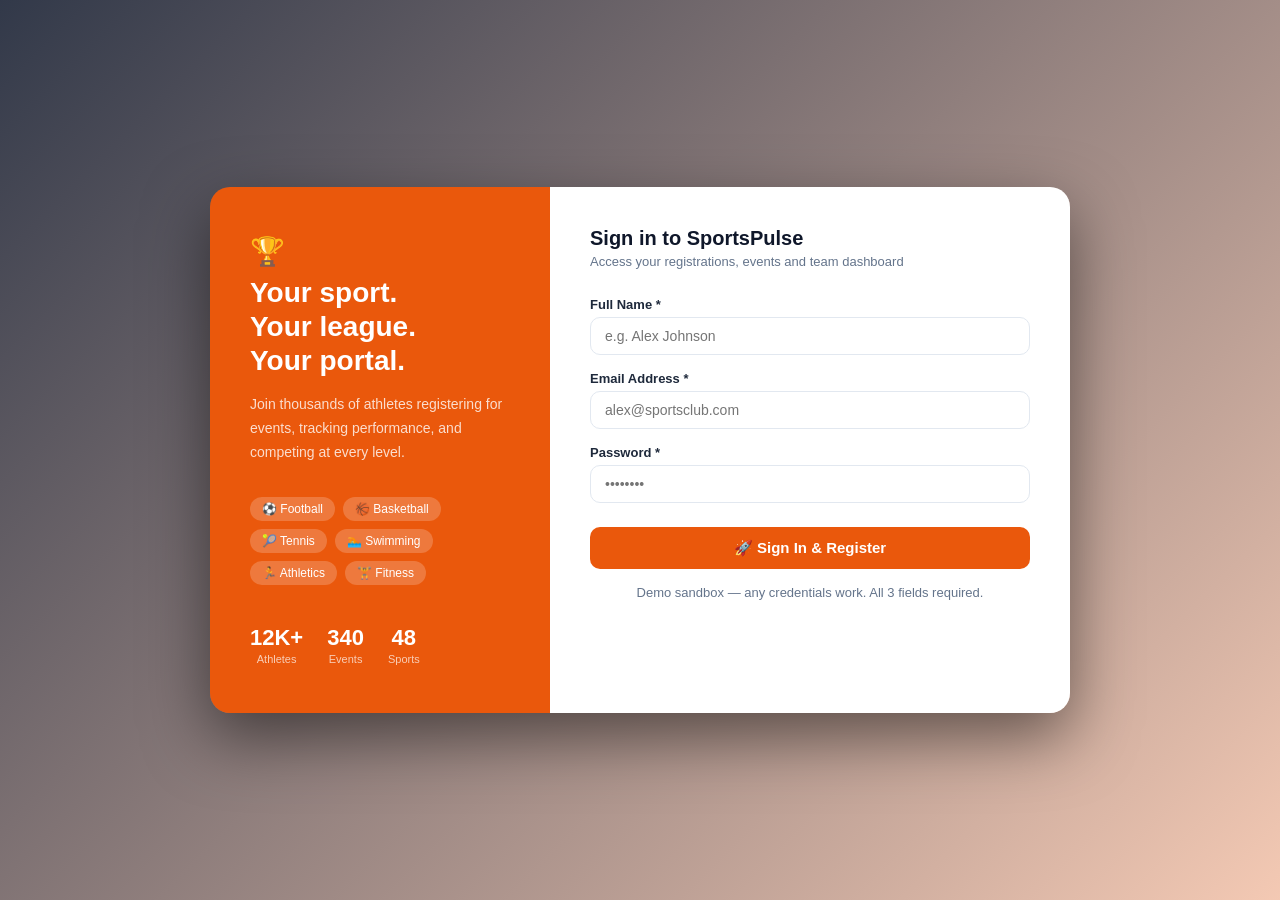
<file: index.html>
<!DOCTYPE html>
<html lang="en">
<head>
  <meta charset="UTF-8"/>
  <meta name="viewport" content="width=device-width,initial-scale=1"/>
  <title>SportsPulse — Login</title>
  <link rel="stylesheet" href="styles.css"/>
  <style>
    #login-page{display:flex;align-items:center;justify-content:center;min-height:100vh;position:relative;overflow:hidden}
    .login-bg{position:absolute;inset:0;background:url('https://images.unsplash.com/photo-1461896836934-ffe607ba8211?w=1400&q=80') center/cover no-repeat;filter:brightness(.35)}
    .login-overlay{position:absolute;inset:0;background:linear-gradient(135deg,rgba(15,23,42,.85) 0%,rgba(234,88,12,.3) 100%)}
    .login-wrap{position:relative;z-index:2;display:flex;gap:0;border-radius:20px;overflow:hidden;box-shadow:0 24px 64px rgba(0,0,0,.5);width:100%;max-width:860px;margin:1.5rem}
    .login-left{background:var(--orange);padding:3rem 2.5rem;width:340px;flex-shrink:0;display:flex;flex-direction:column;justify-content:space-between}
    .login-left h2{font-size:28px;font-weight:800;color:white;line-height:1.2;margin-bottom:1rem}
    .login-left p{font-size:14px;color:rgba(255,255,255,.8);line-height:1.7}
    .sport-pills{display:flex;flex-wrap:wrap;gap:8px;margin-top:2rem}
    .sport-pill{background:rgba(255,255,255,.2);color:white;font-size:12px;padding:5px 12px;border-radius:20px;font-weight:500}
    .login-stats{display:flex;gap:1.5rem;margin-top:2.5rem}
    .ls{text-align:center}
    .ls-num{font-size:22px;font-weight:800;color:white}
    .ls-label{font-size:11px;color:rgba(255,255,255,.7);margin-top:2px}
    .login-right{background:var(--white);padding:2.5rem;flex:1}
    .login-right h3{font-size:20px;font-weight:700;margin-bottom:4px}
    .login-right p{font-size:13px;color:var(--muted);margin-bottom:1.75rem}
    .form-group{margin-bottom:1rem}
    .form-group label{display:block;font-size:13px;font-weight:600;margin-bottom:5px;color:var(--navy2)}
    .form-group input{width:100%;padding:10px 14px;border:1.5px solid var(--border);border-radius:var(--radius);font-size:14px;color:var(--text);outline:none;transition:border-color .2s,box-shadow .2s}
    .form-group input:focus{border-color:var(--orange);box-shadow:0 0 0 3px rgba(234,88,12,.12)}
    .err{color:var(--red);font-size:12px;margin-top:4px;display:none}
    .btn-login{width:100%;padding:12px;background:var(--orange);color:white;border:none;border-radius:var(--radius);font-size:15px;font-weight:700;cursor:pointer;margin-top:.5rem;transition:background .2s}
    .btn-login:hover{background:var(--orange-dark)}
    .login-note{text-align:center;font-size:12px;color:var(--muted);margin-top:1rem}
    @media(max-width:640px){.login-wrap{flex-direction:column;max-width:400px}.login-left{width:100%;padding:2rem}.login-stats{justify-content:center}}
  </style>
</head>
<body>

<div id="login-page">
  <div class="login-bg"></div>
  <div class="login-overlay"></div>
  <div class="login-wrap">
    <div class="login-left">
      <div>
        <div style="font-size:28px;margin-bottom:.5rem">🏆</div>
        <h2>Your sport.<br/>Your league.<br/>Your portal.</h2>
        <p>Join thousands of athletes registering for events, tracking performance, and competing at every level.</p>
        <div class="sport-pills">
          <span class="sport-pill">⚽ Football</span>
          <span class="sport-pill">🏀 Basketball</span>
          <span class="sport-pill">🎾 Tennis</span>
          <span class="sport-pill">🏊 Swimming</span>
          <span class="sport-pill">🏃 Athletics</span>
          <span class="sport-pill">🏋️ Fitness</span>
        </div>
      </div>
      <div class="login-stats">
        <div class="ls"><div class="ls-num">12K+</div><div class="ls-label">Athletes</div></div>
        <div class="ls"><div class="ls-num">340</div><div class="ls-label">Events</div></div>
        <div class="ls"><div class="ls-num">48</div><div class="ls-label">Sports</div></div>
      </div>
    </div>
    <div class="login-right">
      <h3>Sign in to SportsPulse</h3>
      <p>Access your registrations, events and team dashboard</p>
      <div class="form-group">
        <label>Full Name *</label>
        <input type="text" id="login-name" placeholder="e.g. Alex Johnson" autocomplete="name"/>
        <div class="err" id="err-name">Please enter your full name</div>
      </div>
      <div class="form-group">
        <label>Email Address *</label>
        <input type="email" id="login-email" placeholder="alex@sportsclub.com"/>
        <div class="err" id="err-email">Please enter a valid email</div>
      </div>
      <div class="form-group">
        <label>Password *</label>
        <input type="password" id="login-password" placeholder="••••••••"/>
        <div class="err" id="err-password">Password must be at least 4 characters</div>
      </div>
      <button class="btn-login" onclick="doLogin()">🚀 Sign In &amp; Register</button>
      <p class="login-note">Demo sandbox — any credentials work. All 3 fields required.</p>
    </div>
  </div>
</div>

<!-- Toast -->
<div class="toast" id="toast"><div class="t-title" id="toast-title"></div><div class="t-sub" id="toast-sub"></div></div>

<script src="shared.js"></script>
<script>
  // Redirect if already logged in
  if (getUser()) window.location.href = 'dashboard.html';

  function doLogin() {
    const name  = document.getElementById('login-name').value.trim();
    const email = document.getElementById('login-email').value.trim();
    const pass  = document.getElementById('login-password').value;
    let ok = true;
    ['name','email','password'].forEach(f => document.getElementById('err-' + f).style.display = 'none');
    if (!name)                    { document.getElementById('err-name').style.display = 'block'; ok = false; }
    if (!email || !email.includes('@')) { document.getElementById('err-email').style.display = 'block'; ok = false; }
    if (pass.length < 4)          { document.getElementById('err-password').style.display = 'block'; ok = false; }
    if (!ok) return;

    setUser(name, email);

    // Gainsight PX identify call — uses safe retry wrapper from shared.js
    pxIdentify(
      {
        id: email,
        email: email,
        firstName: name.split(' ')[0],
        lastName: name.split(' ').slice(1).join(' '),
        signUpDate: Date.now(),
        plan: 'gold',
        price: 95.5,
        userHash: ''
      },
      {
        id: 'IBM',
        name: 'International Business Machine',
        Program: 'Platinum'
      }
    );

    window.location.href = 'dashboard.html';
  }
</script>
</body>
</html>
</file>
<file: styles.css>
*{box-sizing:border-box;margin:0;padding:0}
:root{
  --orange:#ea580c;--orange-dark:#c2410c;--orange-light:#fff7ed;--orange-mid:#fed7aa;
  --navy:#0f172a;--navy2:#1e293b;--navy3:#334155;
  --text:#0f172a;--muted:#64748b;--border:#e2e8f0;
  --bg:#f8fafc;--white:#ffffff;--radius:10px;
  --green:#16a34a;--red:#dc2626;
}
body{font-family:-apple-system,BlinkMacSystemFont,'Segoe UI',sans-serif;color:var(--text);background:var(--bg);min-height:100vh}

/* NAV */
nav{background:var(--navy);padding:0 2rem;height:64px;display:flex;align-items:center;justify-content:space-between;position:sticky;top:0;z-index:100}
.nav-logo{display:flex;align-items:center;gap:10px;color:white;font-weight:700;font-size:17px;letter-spacing:-.3px;text-decoration:none}
.logo-mark{width:36px;height:36px;background:var(--orange);border-radius:8px;display:flex;align-items:center;justify-content:center;font-size:18px}
.nav-links{display:flex;gap:1.75rem;align-items:center}
.nav-links a{font-size:14px;color:rgba(255,255,255,.6);cursor:pointer;text-decoration:none;transition:color .2s;font-weight:500}
.nav-links a:hover,.nav-links a.active{color:white}
.nav-user{display:flex;align-items:center;gap:10px}
.avatar{width:34px;height:34px;border-radius:50%;background:var(--orange);color:white;display:flex;align-items:center;justify-content:center;font-size:12px;font-weight:700;border:2px solid rgba(255,255,255,.2)}
.nav-name{font-size:14px;color:rgba(255,255,255,.85);font-weight:500}
.btn-logout{background:rgba(255,255,255,.1);border:1px solid rgba(255,255,255,.2);border-radius:6px;padding:5px 14px;font-size:13px;cursor:pointer;color:rgba(255,255,255,.7);transition:all .2s}
.btn-logout:hover{background:rgba(255,255,255,.2);color:white}

/* PAGE CONTENT */
.page-content{max-width:1100px;margin:0 auto;padding:2rem 1.5rem}
.section-header{margin-bottom:1.25rem}
.section-header h3{font-size:19px;font-weight:700;margin-bottom:4px}
.section-header p{font-size:13px;color:var(--muted)}

/* TOAST */
.toast{position:fixed;bottom:24px;right:24px;background:var(--navy);color:white;padding:14px 20px;border-radius:12px;font-size:13px;z-index:999;transform:translateY(80px);opacity:0;transition:all .3s;max-width:340px;border-left:4px solid var(--orange)}
.toast.show{transform:translateY(0);opacity:1}
.toast .t-title{font-weight:700;margin-bottom:3px}
.toast .t-sub{font-size:12px;opacity:.7}

/* BUTTONS */
.btn{padding:9px 20px;border-radius:var(--radius);font-size:14px;font-weight:600;cursor:pointer;transition:all .15s;border:none;display:inline-flex;align-items:center;gap:7px}
.btn-grid{display:flex;flex-wrap:wrap;gap:10px;margin-bottom:1rem;align-items:center}
.btn-primary{background:var(--orange);color:white}
.btn-primary:hover{background:var(--orange-dark)}
.btn-outline{background:none;border:2px solid var(--orange);color:var(--orange)}
.btn-outline:hover{background:var(--orange-light)}
.btn-navy{background:var(--navy);color:white}
.btn-navy:hover{background:var(--navy2)}
.btn-ghost{background:none;border:1.5px solid var(--border);color:var(--text)}
.btn-ghost:hover{border-color:var(--orange);color:var(--orange)}
.btn-success{background:var(--green);color:white}
.btn-success:hover{background:#15803d}
.btn-danger{background:var(--red);color:white}
.btn-danger:hover{background:#b91c1c}
.btn-pill{border-radius:999px}
.btn-sm{padding:6px 14px;font-size:12px;border-radius:7px}
.btn-lg{padding:13px 30px;font-size:16px;border-radius:12px}
.btn-loading{background:var(--orange);color:white;cursor:pointer}
.spinner{width:14px;height:14px;border:2px solid rgba(255,255,255,.4);border-top-color:white;border-radius:50%;animation:spin .7s linear infinite;display:none}
.btn-loading.is-loading .spinner{display:block}
.btn-loading.is-loading .btn-text{opacity:.7}
@keyframes spin{to{transform:rotate(360deg)}}
.btn-seg{display:flex;border:2px solid var(--orange);border-radius:var(--radius);overflow:hidden}
.btn-seg button{padding:8px 18px;border:none;background:var(--white);color:var(--orange);font-size:13px;font-weight:600;cursor:pointer;transition:all .15s}
.btn-seg button.active{background:var(--orange);color:white}
.tag-btn{padding:6px 14px;border-radius:999px;border:1.5px solid var(--border);font-size:13px;font-weight:500;cursor:pointer;background:var(--white);transition:all .15s}
.tag-btn:hover{border-color:var(--orange)}
.tag-btn.active{background:var(--orange);color:white;border-color:var(--orange)}

/* SELECTS */
.selects-row{display:flex;flex-wrap:wrap;gap:20px;margin-bottom:2.5rem;align-items:flex-start}
.sel-group{display:flex;flex-direction:column;gap:7px;min-width:190px}
.sel-group label{font-size:13px;font-weight:600;color:var(--navy2)}
select{padding:10px 36px 10px 14px;border:1.5px solid var(--border);border-radius:var(--radius);font-size:14px;background:var(--white);color:var(--text);appearance:none;background-image:url("data:image/svg+xml,%3Csvg xmlns='http://www.w3.org/2000/svg' width='12' height='12' viewBox='0 0 24 24'%3E%3Cpath fill='%2364748b' d='M7 10l5 5 5-5z'/%3E%3C/svg%3E");background-repeat:no-repeat;background-position:right 12px center;outline:none;cursor:pointer;transition:border-color .2s}
select:focus{border-color:var(--orange);box-shadow:0 0 0 3px rgba(234,88,12,.12)}
.custom-select{position:relative;min-width:190px}
.cs-trigger{padding:10px 14px;border:1.5px solid var(--border);border-radius:var(--radius);font-size:14px;background:var(--white);cursor:pointer;display:flex;align-items:center;justify-content:space-between;gap:8px;transition:border-color .2s;user-select:none}
.cs-trigger:hover,.custom-select.open .cs-trigger{border-color:var(--orange)}
.cs-arrow{font-size:10px;color:var(--muted);transition:transform .2s}
.custom-select.open .cs-arrow{transform:rotate(180deg)}
.cs-dropdown{position:absolute;top:calc(100% + 6px);left:0;right:0;background:var(--white);border:1.5px solid var(--border);border-radius:var(--radius);box-shadow:0 8px 28px rgba(0,0,0,.1);z-index:50;display:none;overflow:hidden}
.custom-select.open .cs-dropdown{display:block}
.cs-option{padding:10px 14px;font-size:14px;cursor:pointer;display:flex;align-items:center;gap:10px;transition:background .15s}
.cs-option:hover{background:var(--orange-light)}
.cs-option.selected{background:var(--orange-light);color:var(--orange-dark);font-weight:600}
.cs-icon{font-size:16px}
.pill-select{display:flex;flex-wrap:wrap;gap:8px}
.pill-opt{padding:7px 16px;border-radius:999px;border:1.5px solid var(--border);font-size:13px;font-weight:500;cursor:pointer;transition:all .15s;background:var(--white)}
.pill-opt:hover{border-color:var(--orange);color:var(--orange)}
.pill-opt.sel{background:var(--orange);color:white;border-color:var(--orange)}

/* INPUTS */
.inputs-grid{display:grid;grid-template-columns:repeat(auto-fit,minmax(220px,1fr));gap:16px;margin-bottom:1.5rem}
.inp-group{display:flex;flex-direction:column;gap:6px}
.inp-group label{font-size:13px;font-weight:600;color:var(--navy2)}
.inp-group input,.inp-group textarea{padding:10px 14px;border:1.5px solid var(--border);border-radius:var(--radius);font-size:14px;color:var(--text);background:var(--white);outline:none;transition:border-color .2s,box-shadow .2s;width:100%}
.inp-group input:focus,.inp-group textarea:focus{border-color:var(--orange);box-shadow:0 0 0 3px rgba(234,88,12,.12)}
.inp-group textarea{resize:vertical;min-height:90px}
.inp-wrap{position:relative}
.inp-wrap input{padding-left:40px}
.inp-wrap .icon{position:absolute;left:13px;top:50%;transform:translateY(-50%);font-size:15px;color:var(--muted)}
.inp-hint{font-size:11px;color:var(--muted)}
.inp-group.has-error input{border-color:var(--red)}
.inp-group.has-error .inp-hint{color:var(--red)}
.inp-group.has-success input{border-color:var(--green)}
.inp-group.has-success .inp-hint{color:var(--green)}
.toggle-wrap{display:flex;align-items:center;gap:12px;font-size:14px;font-weight:500}
.toggle{width:42px;height:24px;background:var(--border);border-radius:999px;cursor:pointer;position:relative;transition:background .2s;border:none;outline:none;flex-shrink:0}
.toggle::after{content:'';position:absolute;left:3px;top:3px;width:18px;height:18px;border-radius:50%;background:white;transition:transform .2s;box-shadow:0 1px 3px rgba(0,0,0,.2)}
.toggle.on{background:var(--orange)}
.toggle.on::after{transform:translateX(18px)}
.range-wrap{display:flex;flex-direction:column;gap:8px}
.range-wrap input[type=range]{width:100%;accent-color:var(--orange)}
.range-val{font-size:13px;color:var(--orange);font-weight:700}

/* CARD */
.card{background:var(--white);border:1.5px solid var(--border);border-radius:14px;padding:1.5rem}

/* IMG GRID */
.img-grid{display:grid;grid-template-columns:repeat(auto-fit,minmax(230px,1fr));gap:16px;margin-bottom:2.5rem}
.img-card{border-radius:14px;overflow:hidden;border:1px solid var(--border);cursor:pointer;transition:transform .25s,box-shadow .25s;background:var(--white);position:relative}
.img-card:hover,.img-card:focus{transform:scale(1.04);box-shadow:0 12px 36px rgba(0,0,0,.15);outline:none;z-index:2}
.img-card img{width:100%;height:175px;object-fit:cover;display:block;transition:transform .35s}
.img-card:hover img{transform:scale(1.09)}
.img-badge{position:absolute;top:10px;left:10px;background:var(--orange);color:white;font-size:11px;font-weight:700;padding:3px 10px;border-radius:20px}
.img-label{padding:12px 14px;display:flex;align-items:center;justify-content:space-between}
.img-label-text{font-size:14px;font-weight:600}
.img-label-sub{font-size:12px;color:var(--muted);margin-top:2px}
.img-arrow{color:var(--orange);font-size:16px}

/* PX STATUS */
.px-status{background:#f0fdf4;border:1px solid #bbf7d0;border-radius:12px;padding:1rem 1.25rem;font-size:13px;color:#166534;margin-bottom:2rem;display:flex;align-items:flex-start;gap:10px}
.px-dot{width:8px;height:8px;border-radius:50%;background:#16a34a;margin-top:4px;flex-shrink:0}
.px-status code{background:rgba(0,0,0,.07);padding:2px 6px;border-radius:4px;font-size:12px}

/* QUICK NAV */
.quicknav{display:grid;grid-template-columns:repeat(auto-fit,minmax(220px,1fr));gap:14px;margin-bottom:2.5rem}
.qcard{background:var(--white);border:1.5px solid var(--border);border-radius:14px;padding:1.25rem 1.5rem;cursor:pointer;transition:all .2s;display:flex;gap:14px;align-items:flex-start;text-decoration:none;color:inherit}
.qcard:hover{border-color:var(--orange);box-shadow:0 6px 20px rgba(234,88,12,.1);transform:translateY(-2px)}
.qcard-icon{width:44px;height:44px;border-radius:10px;display:flex;align-items:center;justify-content:center;font-size:22px;flex-shrink:0}
.qcard h4{font-size:15px;font-weight:700;margin-bottom:4px}
.qcard p{font-size:13px;color:var(--muted);line-height:1.5}

/* EVENT CARDS */
.event-cards{display:grid;grid-template-columns:repeat(auto-fit,minmax(200px,1fr));gap:14px;margin-bottom:2rem}
.ev-card{background:var(--white);border:1.5px solid var(--border);border-radius:14px;padding:1.25rem;cursor:pointer;transition:border-color .2s,transform .15s,box-shadow .15s}
.ev-card:hover{border-color:var(--orange);transform:translateY(-3px);box-shadow:0 8px 24px rgba(234,88,12,.12)}
.ev-card h4{font-size:14px;font-weight:700;margin-bottom:4px;color:var(--navy)}
.ev-card p{font-size:12px;color:var(--muted);line-height:1.5}
.ev-icon{font-size:24px;margin-bottom:10px}

/* EVENT LOG */
#event-log{border:1.5px solid var(--border);border-radius:12px;overflow:hidden;min-height:60px;background:var(--white)}
.log-row{display:flex;align-items:center;gap:12px;padding:10px 16px;border-bottom:1px solid var(--border);font-size:13px}
.log-time{color:var(--muted);min-width:72px;font-size:12px}
.log-name{font-weight:700;flex:1;color:var(--navy)}
.log-props{background:#f1f5f9;padding:3px 10px;border-radius:6px;font-size:12px;color:var(--navy3);font-family:monospace}

/* PAGE HEADER BANNER */
.page-banner{background:var(--navy);padding:1.75rem 2rem}
.page-banner-inner{max-width:1100px;margin:0 auto}
.page-banner .breadcrumb{font-size:12px;color:rgba(255,255,255,.5);margin-bottom:6px}
.page-banner h2{color:white;font-size:22px;font-weight:800}
.page-banner p{color:rgba(255,255,255,.6);font-size:14px;margin-top:4px}

@keyframes fadeIn{from{opacity:0;transform:translateY(6px)}to{opacity:1;transform:translateY(0)}}
</file>
